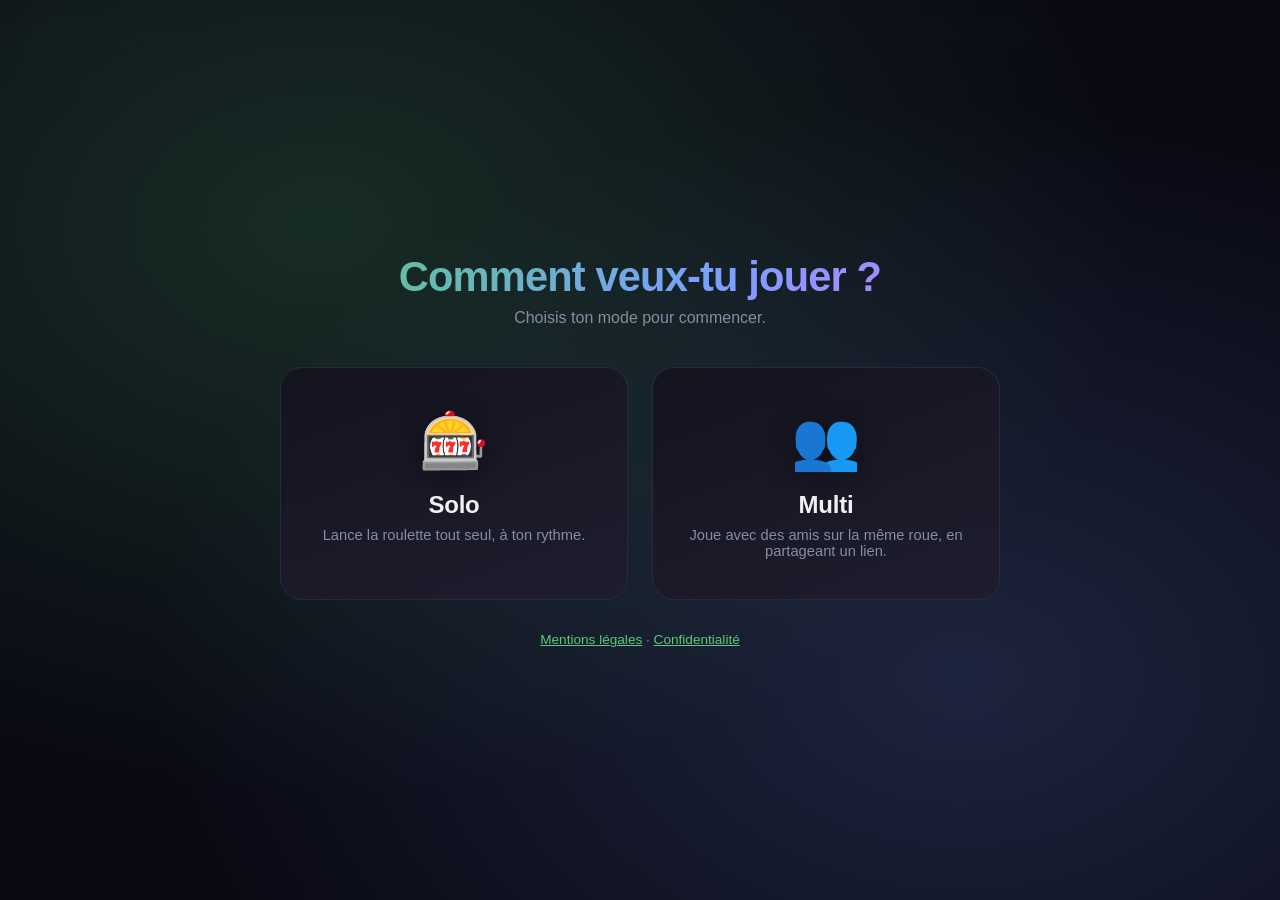
<file: index.html>
<!DOCTYPE html>
<html lang="fr">
<head>
  <meta charset="UTF-8" />
  <meta name="viewport" content="width=device-width, initial-scale=1.0" />
  <title>La Roulette</title>
  <link rel="stylesheet" href="style.css" />
</head>
<body>
  <header class="topbar">
    <a href="#" class="brand" id="brand-link">
      <span class="brand-icon" aria-hidden="true">🎲</span>
      <span class="brand-name">La Roulette</span>
    </a>
    <div class="topbar-right">
      <div id="room-info" class="room-info" hidden>
        <span class="room-info-dot" aria-hidden="true"></span>
        <span class="room-info-count"><span id="player-count">1</span> joueur·s</span>
        <button id="room-share" class="room-share" type="button" title="Copier le lien d'invitation">
          <span aria-hidden="true">🔗</span>
          <span class="room-share-label">Copier le lien</span>
        </button>
        <button id="room-leave" class="room-leave" type="button">Quitter</button>
      </div>
      <nav id="game-nav" class="game-nav" aria-label="Sélection du jeu"></nav>
    </div>
  </header>

  <!-- Landing : mode selector -->
  <section id="landing" class="landing">
    <div class="landing-card">
      <h2 class="landing-title">Comment veux-tu jouer ?</h2>
      <p class="landing-subtitle">Choisis ton mode pour commencer.</p>
      <div class="mode-options">
        <button class="mode-card" data-mode="solo" type="button">
          <span class="mode-icon" aria-hidden="true">🎰</span>
          <h3>Solo</h3>
          <p>Lance la roulette tout seul, à ton rythme.</p>
        </button>
        <button class="mode-card" data-mode="multi" type="button">
          <span class="mode-icon" aria-hidden="true">👥</span>
          <h3>Multi</h3>
          <p>Joue avec des amis sur la même roue, en partageant un lien.</p>
        </button>
      </div>
      <p class="landing-legal">
        <a href="mentions-legales.html">Mentions légales</a> · <a href="confidentialite.html">Confidentialité</a>
      </p>
    </div>
  </section>

  <!-- Multi setup : create or join -->
  <section id="multi-setup" class="multi-setup" hidden>
    <div class="pseudo-row">
      <label for="multi-pseudo" class="pseudo-label">Ton pseudo</label>
      <input id="multi-pseudo" class="pseudo-input" maxlength="20" placeholder="Ex : Alex" aria-describedby="multi-pseudo-error multi-pseudo-info" />
      <p id="multi-pseudo-error" class="field-error" role="alert"></p>
      <p id="multi-pseudo-info" class="field-info">
        Ton pseudo et tes propositions sont visibles de quiconque a le lien du salon et transitent par Firebase (Google).
        Ils sont effacés à la fermeture du salon. <a href="confidentialite.html">En savoir plus</a>
      </p>
    </div>
    <div class="multi-cols">
      <div class="multi-col">
        <h3>🚪 Créer une room</h3>
        <p>Tu seras l'hôte, et tu partages le lien d'invitation.</p>
        <button id="multi-create" class="primary-btn" type="button">Créer une room</button>
        <div id="multi-create-result" class="multi-create-result" hidden>
          <label for="multi-link">Room prête. Partage ce lien :</label>
          <div class="link-box">
            <input id="multi-link" readonly />
            <button id="multi-copy" type="button">Copier</button>
          </div>
          <p class="wait-msg">En attente de joueurs…</p>
        </div>
      </div>

      <div class="multi-divider" aria-hidden="true">ou</div>

      <div class="multi-col">
        <h3>🔗 Rejoindre une room</h3>
        <label for="multi-join-input">Colle le lien d'invitation ou le code de room que tu as reçu.</label>
        <input id="multi-join-input" class="multi-join-input" placeholder="Code de room ou lien complet" />
        <button id="multi-join" class="primary-btn" type="button">Rejoindre</button>
      </div>
    </div>
    <button id="multi-back" class="link-btn" type="button">← Retour</button>
  </section>

  <main class="app">
    <section id="coming-soon" class="coming-soon" hidden>
      <div class="coming-soon-icon" id="cs-icon" aria-hidden="true">🚧</div>
      <h2 id="cs-title">Bientôt disponible</h2>
      <p id="cs-desc">Cette roulette arrivera dans une prochaine version.</p>
      <button id="cs-back" class="cs-back" type="button">← Retour à Minecraft</button>
    </section>

    <div id="game-content" hidden>
      <!-- Reveal banner at top (multi only) -->
      <section id="reveal-top" class="reveal-top" hidden>
        <div class="reveal-top-image-wrap">
          <img id="reveal-top-image" class="reveal-top-image" alt="" />
        </div>
        <div class="reveal-top-info">
          <span class="reveal-top-label">Entité tirée</span>
          <h2 id="reveal-top-name" class="reveal-top-name">—</h2>
          <div id="reveal-top-sounds" class="panel-sounds"></div>
        </div>
      </section>

      <fieldset id="filters" class="filters">
        <legend class="filters-legend">Filtrer par type</legend>
        <label class="filter-chip" data-type="hostile">
          <input type="checkbox" value="hostile" checked />
          <span class="chip-dot"></span>
          <span class="chip-label">Hostiles</span>
          <span class="chip-count" data-count></span>
        </label>
        <label class="filter-chip" data-type="neutral">
          <input type="checkbox" value="neutral" checked />
          <span class="chip-dot"></span>
          <span class="chip-label">Neutres</span>
          <span class="chip-count" data-count></span>
        </label>
        <label class="filter-chip" data-type="passive">
          <input type="checkbox" value="passive" checked />
          <span class="chip-dot"></span>
          <span class="chip-label">Passifs</span>
          <span class="chip-count" data-count></span>
        </label>
        <label class="filter-chip" data-type="boss">
          <input type="checkbox" value="boss" checked />
          <span class="chip-dot"></span>
          <span class="chip-label">Boss</span>
          <span class="chip-count" data-count></span>
        </label>
      </fieldset>

      <section class="stage">
        <aside id="tracker" class="tracker">
          <header class="tracker-header">
            <h3 class="tracker-title">
              Tirage
              <span id="tracker-count" class="tracker-count">0 / 0</span>
            </h3>
            <button id="tracker-reset" class="tracker-reset" type="button" title="Réinitialiser">
              ⟲ Reset
            </button>
          </header>
          <ul id="tracker-list" class="tracker-list" role="list"></ul>
        </aside>

        <div class="wheel-side">
          <div class="wheel-container">
            <div class="pointer" aria-hidden="true"></div>
            <canvas id="wheel" width="600" height="600"></canvas>
          </div>
          <button id="spin-btn" class="spin-btn" type="button">
            <span class="spin-btn-label">Lancer la roulette</span>
          </button>
        </div>

        <aside id="entity-panel" class="entity-panel" aria-live="polite">
          <div id="panel-empty" class="panel-empty">
            <div class="empty-orb" aria-hidden="true">?</div>
            <p>Lance la roulette pour<br />révéler une entité.</p>
          </div>

          <div id="panel-content" class="panel-content" hidden>
            <div class="panel-glow" aria-hidden="true"></div>
            <div class="panel-image-wrapper">
              <div class="panel-rays" aria-hidden="true">
                <div class="panel-rays-inner panel-rays-cw"></div>
                <div class="panel-rays-inner panel-rays-ccw"></div>
              </div>
              <img id="panel-image" class="panel-image" alt="" />
              <div class="panel-shimmer" aria-hidden="true"></div>
              <div class="panel-scan" aria-hidden="true"></div>
            </div>
            <div class="panel-meta">
              <span class="panel-label">Entité tirée</span>
              <h2 id="panel-name" class="panel-name">—</h2>
            </div>
            <div id="panel-sounds" class="panel-sounds"></div>
          </div>

          <!-- Multi mode : scoreboard -->
          <div id="scoreboard" class="scoreboard" hidden>
            <h3 class="scoreboard-title">🏆 Podium</h3>
            <ul id="scoreboard-list" class="scoreboard-list" role="list"></ul>
          </div>
        </aside>
      </section>

      <!-- Guess bar at bottom (multi only) -->
      <section id="buzz-bar" class="buzz-bar" hidden>
        <div id="buzz-status" class="buzz-status">En attente du tirage…</div>
        <form id="guess-form" class="guess-form" autocomplete="off">
          <label for="guess-input" class="visually-hidden">Nom de l'entité</label>
          <input id="guess-input" class="guess-input" type="text" placeholder="Tape le nom de l'entité…" maxlength="40" disabled />
          <button id="guess-submit" class="guess-submit" type="submit" disabled>Deviner</button>
        </form>
      </section>
    </div>
  </main>

  <footer class="site-footer">
    <a href="mentions-legales.html">Mentions légales</a> · <a href="confidentialite.html">Confidentialité</a>
  </footer>

  <script type="module" src="script.js"></script>
</body>
</html>
</file>
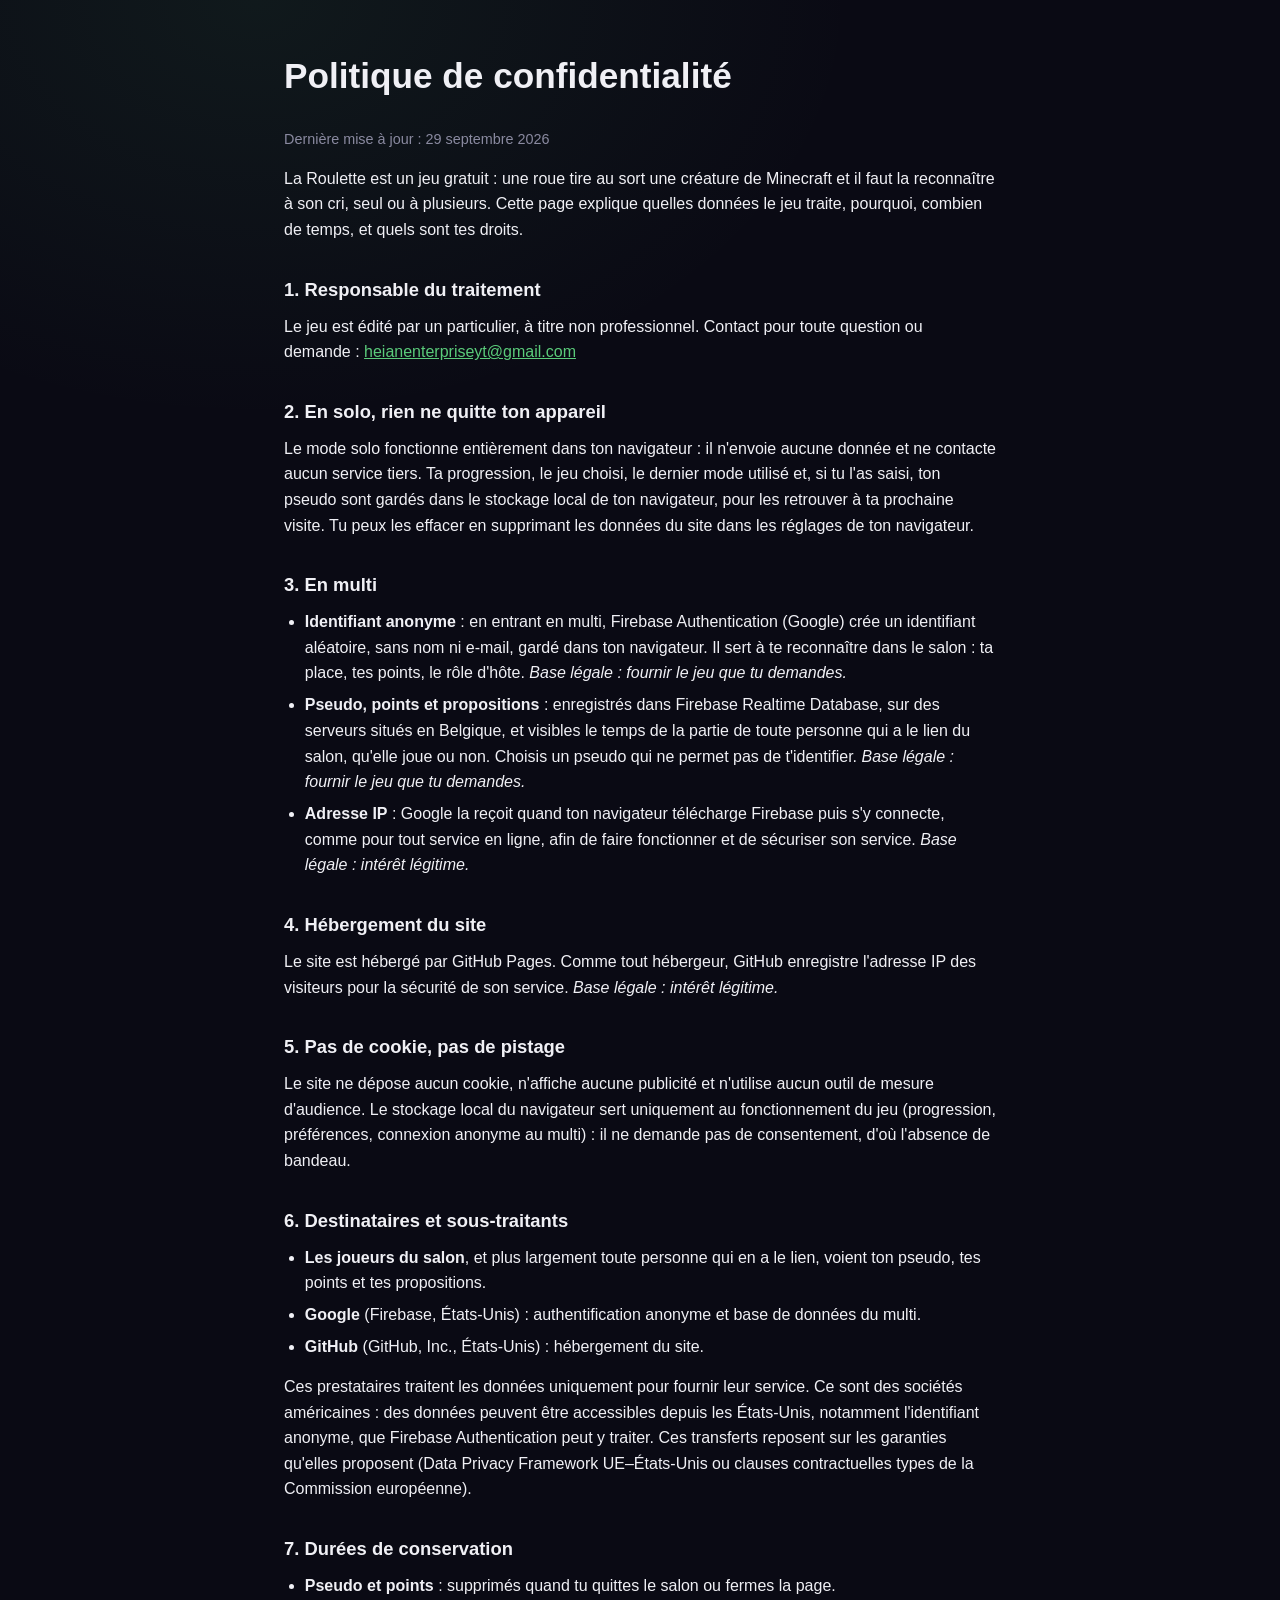
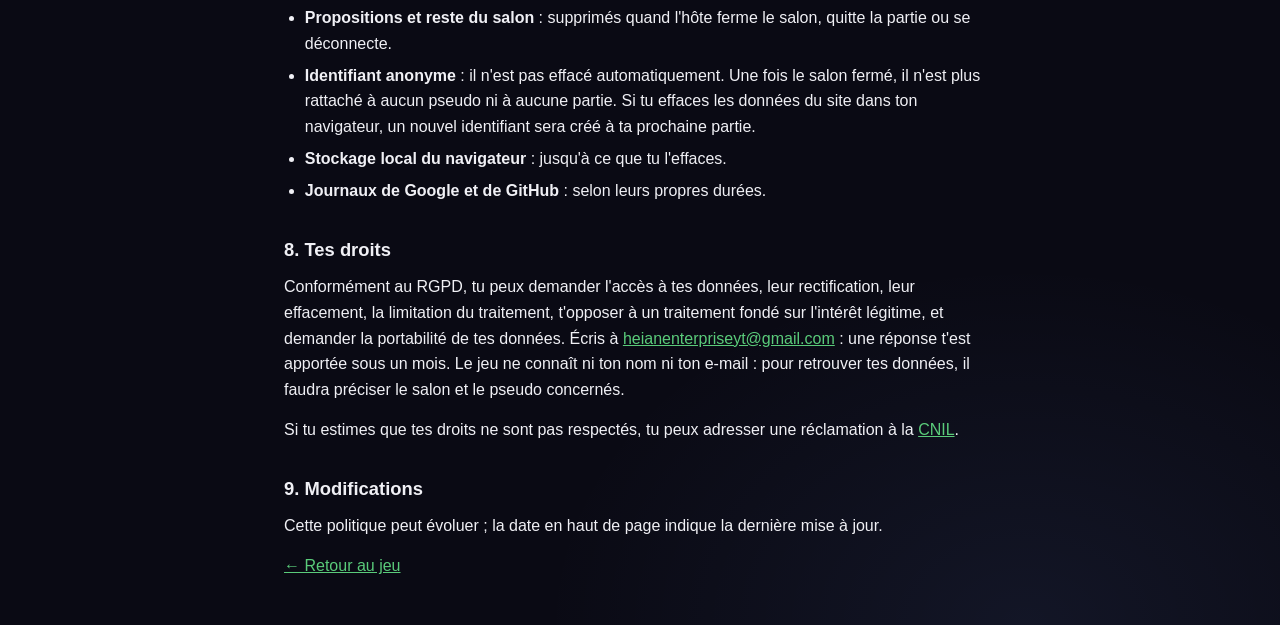
<file: confidentialite.html>
<!DOCTYPE html>
<html lang="fr">
<head>
  <meta charset="UTF-8" />
  <meta name="viewport" content="width=device-width, initial-scale=1.0" />
  <title>Confidentialité — La Roulette</title>
  <link rel="stylesheet" href="style.css" />
</head>
<body>
  <main class="legal">
    <h1>Politique de confidentialité</h1>
    <p class="maj">Dernière mise à jour&nbsp;: 29 septembre 2026</p>

    <p>
      La Roulette est un jeu gratuit&nbsp;: une roue tire au sort une créature de Minecraft et il
      faut la reconnaître à son cri, seul ou à plusieurs. Cette page explique quelles données le
      jeu traite, pourquoi, combien de temps, et quels sont tes droits.
    </p>

    <h2>1. Responsable du traitement</h2>
    <p>
      Le jeu est édité par un particulier, à titre non professionnel. Contact pour toute question
      ou demande&nbsp;: <a href="mailto:heianenterpriseyt@gmail.com">heianenterpriseyt@gmail.com</a>
    </p>

    <h2>2. En solo, rien ne quitte ton appareil</h2>
    <p>
      Le mode solo fonctionne entièrement dans ton navigateur&nbsp;: il n'envoie aucune donnée et
      ne contacte aucun service tiers. Ta progression, le jeu choisi, le dernier mode utilisé et,
      si tu l'as saisi, ton pseudo sont gardés dans le stockage local de ton navigateur, pour les
      retrouver à ta prochaine visite. Tu peux les effacer en supprimant les données du site dans
      les réglages de ton navigateur.
    </p>

    <h2>3. En multi</h2>
    <ul>
      <li><strong>Identifiant anonyme</strong>&nbsp;: en entrant en multi, Firebase Authentication
        (Google) crée un identifiant aléatoire, sans nom ni e-mail, gardé dans ton navigateur. Il
        sert à te reconnaître dans le salon&nbsp;: ta place, tes points, le rôle d'hôte.
        <em>Base légale&nbsp;: fournir le jeu que tu demandes.</em></li>
      <li><strong>Pseudo, points et propositions</strong>&nbsp;: enregistrés dans Firebase Realtime
        Database, sur des serveurs situés en Belgique, et visibles le temps de la partie de toute
        personne qui a le lien du salon, qu'elle joue ou non. Choisis un pseudo qui ne permet pas de t'identifier.
        <em>Base légale&nbsp;: fournir le jeu que tu demandes.</em></li>
      <li><strong>Adresse IP</strong>&nbsp;: Google la reçoit quand ton navigateur télécharge Firebase
        puis s'y connecte, comme pour tout service en ligne, afin de faire fonctionner et de
        sécuriser son service. <em>Base légale&nbsp;: intérêt légitime.</em></li>
    </ul>

    <h2>4. Hébergement du site</h2>
    <p>
      Le site est hébergé par GitHub Pages. Comme tout hébergeur, GitHub enregistre l'adresse IP
      des visiteurs pour la sécurité de son service. <em>Base légale&nbsp;: intérêt légitime.</em>
    </p>

    <h2>5. Pas de cookie, pas de pistage</h2>
    <p>
      Le site ne dépose aucun cookie, n'affiche aucune publicité et n'utilise aucun outil de mesure
      d'audience. Le stockage local du navigateur sert uniquement au fonctionnement du jeu
      (progression, préférences, connexion anonyme au multi)&nbsp;: il ne demande pas de
      consentement, d'où l'absence de bandeau.
    </p>

    <h2>6. Destinataires et sous-traitants</h2>
    <ul>
      <li><strong>Les joueurs du salon</strong>, et plus largement toute personne qui en a le
        lien, voient ton pseudo, tes points et tes propositions.</li>
      <li><strong>Google</strong> (Firebase, États-Unis)&nbsp;: authentification anonyme et base de
        données du multi.</li>
      <li><strong>GitHub</strong> (GitHub, Inc., États-Unis)&nbsp;: hébergement du site.</li>
    </ul>
    <p>
      Ces prestataires traitent les données uniquement pour fournir leur service. Ce sont des
      sociétés américaines&nbsp;: des données peuvent être accessibles depuis les États-Unis,
      notamment l'identifiant anonyme, que Firebase Authentication peut y traiter. Ces transferts
      reposent sur les garanties qu'elles proposent (Data Privacy Framework UE–États-Unis ou
      clauses contractuelles types de la Commission européenne).
    </p>

    <h2>7. Durées de conservation</h2>
    <ul>
      <li><strong>Pseudo et points</strong>&nbsp;: supprimés quand tu quittes le salon ou fermes la
        page.</li>
      <li><strong>Propositions et reste du salon</strong>&nbsp;: supprimés quand l'hôte ferme le
        salon, quitte la partie ou se déconnecte.</li>
      <li><strong>Identifiant anonyme</strong>&nbsp;: il n'est pas effacé automatiquement. Une fois
        le salon fermé, il n'est plus rattaché à aucun pseudo ni à aucune partie. Si tu effaces
        les données du site dans ton navigateur, un nouvel identifiant sera créé à ta prochaine
        partie.</li>
      <li><strong>Stockage local du navigateur</strong>&nbsp;: jusqu'à ce que tu l'effaces.</li>
      <li><strong>Journaux de Google et de GitHub</strong>&nbsp;: selon leurs propres durées.</li>
    </ul>

    <h2>8. Tes droits</h2>
    <p>
      Conformément au RGPD, tu peux demander l'accès à tes données, leur rectification, leur
      effacement, la limitation du traitement, t'opposer à un traitement fondé sur l'intérêt
      légitime, et demander la portabilité de tes données. Écris à
      <a href="mailto:heianenterpriseyt@gmail.com">heianenterpriseyt@gmail.com</a>&nbsp;: une
      réponse t'est apportée sous un mois. Le jeu ne connaît ni ton nom ni ton e-mail&nbsp;: pour
      retrouver tes données, il faudra préciser le salon et le pseudo concernés.
    </p>
    <p>
      Si tu estimes que tes droits ne sont pas respectés, tu peux adresser une réclamation à la
      <a href="https://www.cnil.fr/fr/plaintes">CNIL</a>.
    </p>

    <h2>9. Modifications</h2>
    <p>Cette politique peut évoluer&nbsp;; la date en haut de page indique la dernière mise à jour.</p>

    <p><a href="index.html">← Retour au jeu</a></p>
  </main>
</body>
</html>
</file>
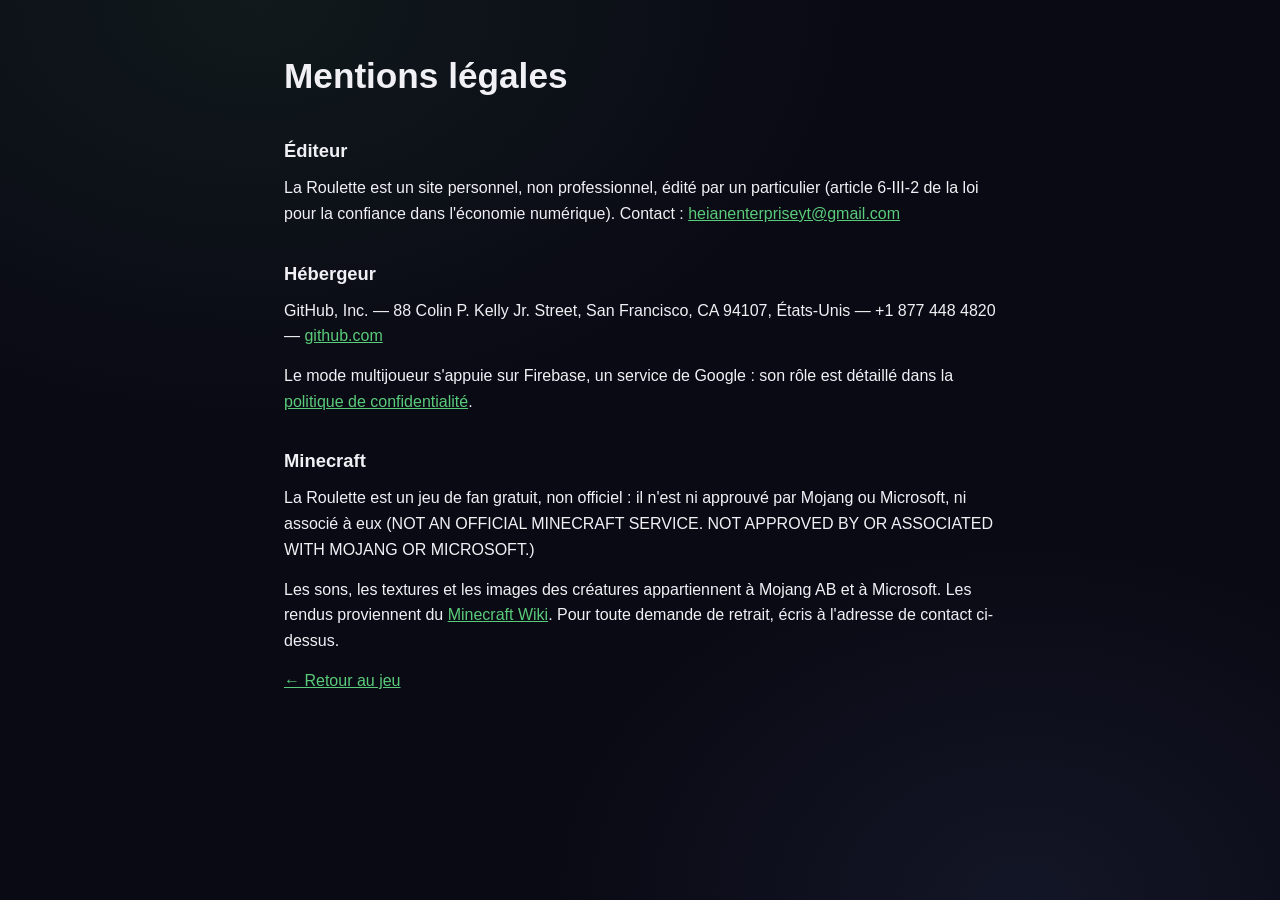
<file: mentions-legales.html>
<!DOCTYPE html>
<html lang="fr">
<head>
  <meta charset="UTF-8" />
  <meta name="viewport" content="width=device-width, initial-scale=1.0" />
  <title>Mentions légales — La Roulette</title>
  <link rel="stylesheet" href="style.css" />
</head>
<body>
  <main class="legal">
    <h1>Mentions légales</h1>

    <h2>Éditeur</h2>
    <p>
      La Roulette est un site personnel, non professionnel, édité par un particulier
      (article 6-III-2 de la loi pour la confiance dans l'économie numérique).
      Contact&nbsp;: <a href="mailto:heianenterpriseyt@gmail.com">heianenterpriseyt@gmail.com</a>
    </p>

    <h2>Hébergeur</h2>
    <p>
      GitHub, Inc. — 88 Colin P. Kelly Jr. Street, San Francisco, CA 94107, États-Unis —
      +1 877 448 4820 — <a href="https://github.com">github.com</a>
    </p>
    <p>
      Le mode multijoueur s'appuie sur Firebase, un service de Google&nbsp;: son rôle est
      détaillé dans la <a href="confidentialite.html">politique de confidentialité</a>.
    </p>

    <h2>Minecraft</h2>
    <p>
      La Roulette est un jeu de fan gratuit, non officiel&nbsp;: il n'est ni approuvé par
      Mojang ou Microsoft, ni associé à eux (<span lang="en">NOT AN OFFICIAL MINECRAFT SERVICE.
      NOT APPROVED BY OR ASSOCIATED WITH MOJANG OR MICROSOFT.</span>)
    </p>
    <p>
      Les sons, les textures et les images des créatures appartiennent à Mojang AB et à
      Microsoft. Les rendus proviennent du <a href="https://minecraft.wiki">Minecraft Wiki</a>.
      Pour toute demande de retrait, écris à l'adresse de contact ci-dessus.
    </p>

    <p><a href="index.html">← Retour au jeu</a></p>
  </main>
</body>
</html>
</file>
<file: style.css>
:root {
  --bg: #0a0a14;
  --bg-elev: #14141f;
  --bg-elev-2: #1d1d2e;
  --text: #f0f0f5;
  --text-dim: #8a8aa0;
  --accent: #5acb7a;
  --accent-hover: #7ddc9a;
  --border: #2a2a3e;
  --pointer: #ff4b4b;
  --entity: #5acb7a;
  --shadow: 0 20px 60px rgba(0, 0, 0, 0.55);
}

* {
  box-sizing: border-box;
  margin: 0;
  padding: 0;
}

[hidden] { display: none !important; }

/* ----- Landing (mode selector) ----- */

.landing {
  position: fixed;
  inset: 0;
  z-index: 200;
  display: flex;
  align-items: center;
  justify-content: center;
  padding: 2rem 1rem;
  overflow-y: auto;
  background:
    radial-gradient(ellipse at 25% 25%, rgba(90, 203, 122, 0.18) 0%, transparent 60%),
    radial-gradient(ellipse at 75% 75%, rgba(122, 159, 255, 0.18) 0%, transparent 60%),
    rgba(10, 10, 20, 0.96);
  backdrop-filter: blur(24px);
  -webkit-backdrop-filter: blur(24px);
  animation: fade-in 0.45s ease;
}

@keyframes fade-in {
  from { opacity: 0; }
  to   { opacity: 1; }
}

.landing-card {
  width: 100%;
  max-width: 720px;
  margin: auto; /* centre sans couper le haut quand la carte dépasse l'écran */
  text-align: center;
}

.landing-title {
  font-size: clamp(1.8rem, 4vw, 2.6rem);
  font-weight: 800;
  letter-spacing: -0.02em;
  margin-bottom: 0.5rem;
  background: linear-gradient(135deg, var(--accent) 0%, #7a9fff 60%, #c87aff 100%);
  -webkit-background-clip: text;
  background-clip: text;
  color: transparent;
}

.landing-subtitle {
  color: var(--text-dim);
  margin-bottom: 2.5rem;
}

.mode-options {
  display: grid;
  grid-template-columns: 1fr 1fr;
  gap: 1.5rem;
}

@media (max-width: 600px) {
  .mode-options { grid-template-columns: 1fr; }
}

.mode-card {
  background: linear-gradient(160deg, var(--bg-elev), var(--bg-elev-2));
  border: 1px solid var(--border);
  border-radius: 22px;
  padding: 2.5rem 1.5rem;
  cursor: pointer;
  color: var(--text);
  text-align: center;
  display: flex;
  flex-direction: column;
  align-items: center;
  gap: 0.5rem;
  transition: all 0.25s cubic-bezier(0.16, 1, 0.3, 1);
  font-family: inherit;
}

.mode-card:hover {
  transform: translateY(-4px);
  border-color: var(--accent);
  box-shadow:
    0 20px 40px rgba(0, 0, 0, 0.5),
    0 0 30px color-mix(in srgb, var(--accent) 22%, transparent);
}

.mode-card .mode-icon {
  font-size: 3.5rem;
  margin-bottom: 0.6rem;
  filter: drop-shadow(0 4px 14px rgba(0, 0, 0, 0.4));
}

.mode-card h3 {
  font-size: 1.5rem;
  font-weight: 800;
  letter-spacing: -0.01em;
}

.mode-card p {
  color: var(--text-dim);
  font-size: 0.92rem;
}

/* ----- Multi setup ----- */

.multi-setup {
  width: 100%;
  max-width: 1100px;
  margin: 3rem auto 0;
  padding: 0 1.5rem;
  display: flex;
  flex-direction: column;
  align-items: center;
  gap: 1.25rem;
}

.pseudo-row {
  width: 100%;
  max-width: 480px;
  display: flex;
  flex-direction: column;
  gap: 0.4rem;
  margin-bottom: 0.5rem;
}

.pseudo-label {
  font-size: 0.8rem;
  text-transform: uppercase;
  letter-spacing: 0.12em;
  color: var(--text-dim);
  font-weight: 700;
}

.pseudo-input {
  background: var(--bg-elev);
  border: 1px solid var(--border);
  border-radius: 10px;
  padding: 0.7rem 1rem;
  color: var(--text);
  font-size: 1rem;
  font-family: inherit;
  font-weight: 600;
  transition: border-color 0.2s;
}

.pseudo-input:focus {
  outline: none;
  border-color: var(--accent);
}

.multi-cols {
  width: 100%;
  display: grid;
  grid-template-columns: 1fr auto 1fr;
  gap: 2rem;
  background: linear-gradient(160deg, var(--bg-elev), var(--bg-elev-2));
  border: 1px solid var(--border);
  border-radius: 22px;
  padding: 2.5rem;
  box-shadow: var(--shadow);
}

@media (max-width: 760px) {
  .multi-cols { grid-template-columns: 1fr; gap: 1.5rem; padding: 2rem 1.25rem; }
  .multi-divider { display: none; }
}

.multi-col {
  display: flex;
  flex-direction: column;
  gap: 0.85rem;
}

.multi-col h3 {
  font-size: 1.2rem;
  font-weight: 700;
}

.multi-col p,
.multi-col label {
  color: var(--text-dim);
  font-size: 0.9rem;
  line-height: 1.5;
}

.multi-divider {
  display: flex;
  align-items: center;
  color: var(--text-dim);
  font-weight: 700;
  font-size: 0.8rem;
  text-transform: uppercase;
  letter-spacing: 0.18em;
  padding: 0 1rem;
  position: relative;
}

.multi-divider::before,
.multi-divider::after {
  content: "";
  position: absolute;
  left: 50%;
  transform: translateX(-50%);
  width: 1px;
  background: var(--border);
  height: 35%;
}
.multi-divider::before { top: 0; }
.multi-divider::after  { bottom: 0; }

.primary-btn {
  background: linear-gradient(135deg, var(--accent), #4ab86a);
  color: var(--bg);
  border: none;
  padding: 0.75rem 1.5rem;
  border-radius: 999px;
  font-weight: 700;
  font-size: 0.95rem;
  cursor: pointer;
  transition: transform 0.15s ease, box-shadow 0.2s ease, opacity 0.2s;
  box-shadow: 0 6px 18px rgba(90, 203, 122, 0.25);
  font-family: inherit;
}

.primary-btn:hover:not(:disabled) {
  transform: translateY(-2px);
  box-shadow: 0 10px 24px rgba(90, 203, 122, 0.4);
}
.primary-btn:disabled { opacity: 0.5; cursor: not-allowed; }

.multi-create-result {
  display: flex;
  flex-direction: column;
  gap: 0.5rem;
  margin-top: 0.5rem;
}

.link-box {
  display: flex;
  gap: 0.5rem;
}

.link-box input,
.multi-join-input {
  flex: 1;
  background: var(--bg);
  border: 1px solid var(--border);
  border-radius: 10px;
  padding: 0.6rem 0.85rem;
  color: var(--text);
  font-size: 0.85rem;
  font-family: "SF Mono", Consolas, monospace;
  min-width: 0;
}

.multi-join-input:focus,
.link-box input:focus {
  outline: none;
  border-color: var(--accent);
}

.link-box button {
  background: var(--bg-elev-2);
  border: 1px solid var(--border);
  color: var(--text);
  padding: 0.6rem 1rem;
  border-radius: 10px;
  cursor: pointer;
  font-weight: 600;
  font-size: 0.85rem;
  transition: all 0.2s;
  font-family: inherit;
}

.link-box button:hover {
  border-color: var(--accent);
  color: var(--accent);
}

.wait-msg {
  margin-top: 0.5rem;
  font-style: italic;
  color: var(--text-dim);
  display: flex;
  align-items: center;
  gap: 0.5rem;
}

.wait-msg::before {
  content: "";
  width: 8px;
  height: 8px;
  border-radius: 50%;
  background: var(--accent);
  animation: pulse-dot 1.4s ease-in-out infinite;
}

@keyframes pulse-dot {
  0%, 100% { opacity: 0.3; transform: scale(0.8); }
  50%      { opacity: 1; transform: scale(1.2); }
}

.link-btn {
  background: transparent;
  border: none;
  color: var(--text-dim);
  font-size: 0.9rem;
  cursor: pointer;
  font-family: inherit;
  padding: 0.5rem 1rem;
}

.link-btn:hover { color: var(--text); }

/* ----- Room indicator in topbar ----- */

.topbar-right {
  display: flex;
  align-items: center;
  gap: 1rem;
}

.room-info {
  display: inline-flex;
  align-items: center;
  gap: 0.55rem;
  background: color-mix(in srgb, var(--accent) 10%, var(--bg-elev));
  border: 1px solid color-mix(in srgb, var(--accent) 35%, var(--border));
  border-radius: 999px;
  padding: 0.4rem 0.85rem;
  font-size: 0.85rem;
  color: var(--text);
  font-weight: 600;
}

.room-info-dot {
  width: 8px;
  height: 8px;
  border-radius: 50%;
  background: var(--accent);
  box-shadow: 0 0 10px var(--accent);
  animation: pulse-dot 1.6s ease-in-out infinite;
}

.room-share {
  background: color-mix(in srgb, var(--accent) 22%, transparent);
  border: 1px solid color-mix(in srgb, var(--accent) 45%, transparent);
  color: var(--text);
  padding: 0.3rem 0.7rem;
  border-radius: 999px;
  font-size: 0.8rem;
  font-weight: 600;
  cursor: pointer;
  display: inline-flex;
  align-items: center;
  gap: 0.35rem;
  font-family: inherit;
  transition: all 0.2s ease;
}

.room-share:hover {
  background: color-mix(in srgb, var(--accent) 32%, transparent);
  transform: translateY(-1px);
}

.room-share.copied {
  background: var(--accent);
  color: var(--bg);
  border-color: var(--accent);
}

.room-leave {
  margin-left: 0.4rem;
  background: transparent;
  border: none;
  color: #ff6b6b;
  cursor: pointer;
  font-size: 0.8rem;
  font-weight: 600;
  text-decoration: underline;
  padding: 0;
  font-family: inherit;
}

@media (max-width: 720px) {
  .topbar-right { flex-direction: column-reverse; align-items: stretch; gap: 0.5rem; }
}

/* ----- Reveal banner (multi mode, top of game) ----- */

.reveal-top {
  --accent: #5acb7a;
  display: flex;
  align-items: center;
  gap: 1.5rem;
  background: linear-gradient(135deg, var(--bg-elev) 0%, var(--bg-elev-2) 100%);
  border: 1px solid color-mix(in srgb, var(--accent) 30%, var(--border));
  border-radius: 18px;
  padding: 1rem 1.5rem;
  box-shadow:
    0 10px 30px rgba(0, 0, 0, 0.4),
    0 0 30px color-mix(in srgb, var(--accent) 18%, transparent);
  position: relative;
  overflow: hidden;
}

.reveal-top.revealing {
  animation: reveal-top-anim 0.7s cubic-bezier(0.16, 1, 0.3, 1) both;
}

@keyframes reveal-top-anim {
  0%   { opacity: 0; transform: translateY(-16px); filter: blur(8px); }
  100% { opacity: 1; transform: translateY(0); filter: blur(0); }
}

.reveal-top-image-wrap {
  flex-shrink: 0;
  width: 96px;
  height: 96px;
  border-radius: 14px;
  background:
    radial-gradient(circle at 50% 50%, color-mix(in srgb, var(--accent) 25%, transparent), transparent 70%),
    var(--bg);
  border: 1px solid color-mix(in srgb, var(--accent) 40%, var(--border));
  display: flex;
  align-items: center;
  justify-content: center;
  overflow: hidden;
}

.reveal-top-image {
  max-width: 85%;
  max-height: 85%;
  object-fit: contain;
}

.reveal-top-image.pixelated {
  image-rendering: pixelated;
  image-rendering: crisp-edges;
}

.reveal-top-info {
  flex: 1;
  display: flex;
  flex-direction: column;
  gap: 0.35rem;
  min-width: 0;
}

.reveal-top-label {
  color: var(--text-dim);
  font-size: 0.7rem;
  text-transform: uppercase;
  letter-spacing: 0.18em;
  font-weight: 700;
}

.reveal-top-name {
  font-size: 1.6rem;
  font-weight: 800;
  letter-spacing: -0.02em;
  color: var(--accent);
  text-shadow: 0 0 18px color-mix(in srgb, var(--accent) 45%, transparent);
}

.reveal-top .panel-sounds {
  max-height: 70px;
  justify-content: flex-start;
}

/* ----- Scoreboard (right panel in multi) ----- */

.scoreboard {
  width: 100%;
  display: flex;
  flex-direction: column;
  gap: 1rem;
  padding: 0.5rem;
}

.scoreboard-title {
  font-size: 0.85rem;
  text-transform: uppercase;
  letter-spacing: 0.18em;
  color: var(--text-dim);
  font-weight: 700;
  text-align: center;
}

.scoreboard-list {
  list-style: none;
  margin: 0;
  padding: 0;
  display: flex;
  flex-direction: column;
  gap: 0.5rem;
}

.score-item {
  display: flex;
  align-items: center;
  gap: 0.75rem;
  background: var(--bg-elev-2);
  border: 1px solid var(--border);
  border-radius: 12px;
  padding: 0.75rem 1rem;
  transition: all 0.3s cubic-bezier(0.16, 1, 0.3, 1);
}

.score-item.rank-1 {
  background: linear-gradient(135deg, color-mix(in srgb, #ffd700 22%, var(--bg-elev-2)), var(--bg-elev-2));
  border-color: #ffd700;
  box-shadow: 0 4px 16px color-mix(in srgb, #ffd700 20%, transparent);
}

.score-item.rank-2 {
  border-color: #c0c0c0;
}

.score-item.rank-3 {
  border-color: #cd7f32;
}

.score-item.self {
  outline: 2px solid color-mix(in srgb, var(--accent) 50%, transparent);
}

.score-item.bumped {
  animation: score-bump 0.6s cubic-bezier(0.16, 1, 0.3, 1);
}

@keyframes score-bump {
  0%   { transform: scale(1); }
  40%  { transform: scale(1.06); }
  100% { transform: scale(1); }
}

.score-rank {
  font-size: 1.2rem;
  font-weight: 800;
  width: 30px;
  text-align: center;
}

.score-name {
  flex: 1;
  font-weight: 700;
  font-size: 0.95rem;
  white-space: nowrap;
  overflow: hidden;
  text-overflow: ellipsis;
}

.score-name-tag {
  font-size: 0.65rem;
  color: var(--text-dim);
  font-weight: 600;
  margin-left: 0.4rem;
}

.score-points {
  font-size: 1.3rem;
  font-weight: 800;
  color: var(--accent);
  font-variant-numeric: tabular-nums;
  min-width: 32px;
  text-align: right;
}

.scoreboard-empty {
  text-align: center;
  color: var(--text-dim);
  font-style: italic;
  padding: 1rem;
}

/* ----- Buzz bar (multi only, bottom) ----- */

.buzz-bar {
  display: flex;
  align-items: center;
  gap: 1.5rem;
  background: linear-gradient(160deg, var(--bg-elev), var(--bg-elev-2));
  border: 1px solid var(--border);
  border-radius: 18px;
  padding: 1rem 1.5rem;
  box-shadow: var(--shadow);
}

.buzz-status {
  flex: 1;
  color: var(--text-dim);
  font-size: 0.95rem;
  font-weight: 600;
}

.buzz-status.active {
  color: var(--accent);
}

.buzz-status.won {
  color: #ffd700;
  font-weight: 700;
}

/* Guess input form */
.guess-form {
  display: flex;
  gap: 0.5rem;
  align-items: stretch;
  flex-shrink: 0;
}

.guess-input {
  background: var(--bg);
  border: 1.5px solid var(--border);
  border-radius: 10px;
  padding: 0.65rem 1rem;
  color: var(--text);
  font-size: 1rem;
  font-family: inherit;
  font-weight: 600;
  width: 260px;
  transition: border-color 0.2s, transform 0.15s, background 0.2s;
}

.guess-input:focus {
  outline: none;
  border-color: var(--accent);
  background: color-mix(in srgb, var(--accent) 5%, var(--bg));
}

.guess-input:disabled {
  opacity: 0.5;
  cursor: not-allowed;
}

.guess-input.wrong {
  border-color: #ff6b6b;
  background: color-mix(in srgb, #ff6b6b 10%, var(--bg));
  animation: shake 0.45s ease-in-out;
}

@keyframes shake {
  0%, 100% { transform: translateX(0); }
  20% { transform: translateX(-8px); }
  40% { transform: translateX(7px); }
  60% { transform: translateX(-5px); }
  80% { transform: translateX(4px); }
}

.guess-input.correct {
  border-color: var(--accent);
  background: color-mix(in srgb, var(--accent) 15%, var(--bg));
}

.guess-submit {
  background: linear-gradient(135deg, var(--accent), #4ab86a);
  color: var(--bg);
  border: none;
  padding: 0 1.3rem;
  border-radius: 10px;
  font-weight: 800;
  font-size: 0.95rem;
  cursor: pointer;
  font-family: inherit;
  transition: transform 0.15s, box-shadow 0.2s, opacity 0.2s;
  box-shadow: 0 4px 14px rgba(90, 203, 122, 0.25);
}

.guess-submit:hover:not(:disabled) {
  transform: translateY(-2px);
  box-shadow: 0 8px 20px rgba(90, 203, 122, 0.4);
}

.guess-submit:disabled {
  opacity: 0.45;
  cursor: not-allowed;
  box-shadow: none;
}

@media (max-width: 720px) {
  .reveal-top { flex-direction: column; text-align: center; }
  .buzz-bar { flex-direction: column; gap: 0.75rem; }
  .guess-form { width: 100%; }
  .guess-input { flex: 1; width: auto; }
}

body {
  font-family: -apple-system, BlinkMacSystemFont, "Segoe UI", Roboto, sans-serif;
  background:
    radial-gradient(ellipse 1000px 700px at 20% 0%, rgba(90, 203, 122, 0.08) 0%, transparent 60%),
    radial-gradient(ellipse 800px 600px at 80% 100%, rgba(122, 159, 255, 0.08) 0%, transparent 60%),
    var(--bg);
  color: var(--text);
  min-height: 100vh;
  overflow-x: hidden;
}

/* ----- Topbar ----- */

.topbar {
  position: sticky;
  top: 0;
  z-index: 50;
  display: flex;
  align-items: center;
  justify-content: space-between;
  gap: 2rem;
  padding: 1rem 2rem;
  background: color-mix(in srgb, var(--bg) 85%, transparent);
  backdrop-filter: blur(16px);
  -webkit-backdrop-filter: blur(16px);
  border-bottom: 1px solid var(--border);
}

.brand {
  display: inline-flex;
  align-items: center;
  gap: 0.65rem;
  text-decoration: none;
  color: var(--text);
  font-weight: 800;
  font-size: 1.1rem;
  letter-spacing: -0.01em;
}

.brand-icon { font-size: 1.6rem; }
.brand-name {
  background: linear-gradient(135deg, var(--accent) 0%, #7a9fff 100%);
  -webkit-background-clip: text;
  background-clip: text;
  color: transparent;
}

.game-nav {
  display: flex;
  flex-wrap: wrap;
  gap: 0.5rem;
}

.game-btn {
  --game-color: var(--text-dim);
  position: relative;
  display: inline-flex;
  align-items: center;
  gap: 0.5rem;
  background: var(--bg-elev);
  border: 1px solid var(--border);
  color: var(--text-dim);
  padding: 0.55rem 1rem;
  border-radius: 999px;
  font-size: 0.9rem;
  font-weight: 600;
  cursor: pointer;
  transition: all 0.2s ease;
}

.game-btn-icon { font-size: 1.1rem; line-height: 1; }

.game-btn.active {
  background: color-mix(in srgb, var(--game-color) 18%, var(--bg-elev));
  border-color: var(--game-color);
  color: var(--text);
  box-shadow: 0 4px 18px color-mix(in srgb, var(--game-color) 25%, transparent);
}

.game-btn:not(.active):hover {
  border-color: var(--game-color);
  color: var(--text);
  transform: translateY(-1px);
}

.game-btn .game-badge {
  background: color-mix(in srgb, var(--text-dim) 25%, transparent);
  color: var(--text-dim);
  font-size: 0.65rem;
  text-transform: uppercase;
  letter-spacing: 0.1em;
  padding: 0.1rem 0.4rem;
  border-radius: 999px;
  font-weight: 700;
}

@media (max-width: 720px) {
  .topbar {
    flex-direction: column;
    align-items: stretch;
    gap: 0.75rem;
    padding: 0.85rem 1rem;
  }
  .game-nav { justify-content: center; }
}

/* ----- App container ----- */

.app {
  width: 100%;
  max-width: 1500px;
  margin: 0 auto;
  padding: 2.5rem 1.5rem 4rem;
  display: flex;
  flex-direction: column;
  gap: 2.5rem;
}

#game-content {
  display: flex;
  flex-direction: column;
  gap: 2.5rem;
}

/* ----- Coming soon card ----- */

.coming-soon {
  background: linear-gradient(160deg, var(--bg-elev) 0%, var(--bg-elev-2) 100%);
  border: 1px solid var(--border);
  border-radius: 24px;
  padding: 4rem 2rem;
  text-align: center;
  display: flex;
  flex-direction: column;
  align-items: center;
  gap: 1rem;
  box-shadow: var(--shadow);
  min-height: 420px;
  justify-content: center;
}

.coming-soon-icon {
  font-size: 5rem;
  filter: drop-shadow(0 6px 20px rgba(0, 0, 0, 0.4));
  animation: float 4s ease-in-out infinite;
}

@keyframes float {
  0%, 100% { transform: translateY(0) rotate(-2deg); }
  50%      { transform: translateY(-10px) rotate(2deg); }
}

.coming-soon h2 {
  font-size: 1.8rem;
  font-weight: 800;
  letter-spacing: -0.02em;
}

.coming-soon p {
  color: var(--text-dim);
  max-width: 460px;
}

.cs-back {
  margin-top: 1rem;
  background: transparent;
  color: var(--accent);
  border: 1px solid var(--accent);
  padding: 0.55rem 1.2rem;
  border-radius: 999px;
  font-size: 0.9rem;
  font-weight: 600;
  cursor: pointer;
  transition: all 0.2s ease;
}

.cs-back:hover {
  background: color-mix(in srgb, var(--accent) 12%, transparent);
}

.header {
  text-align: center;
}

.header h1 {
  font-size: clamp(2rem, 4vw, 3rem);
  font-weight: 800;
  letter-spacing: -0.03em;
  background: linear-gradient(135deg, var(--accent) 0%, #7a9fff 60%, #c87aff 100%);
  -webkit-background-clip: text;
  background-clip: text;
  color: transparent;
  margin-bottom: 0.5rem;
}

.subtitle {
  color: var(--text-dim);
  font-size: 1rem;
}

/* ----- Filters ----- */

.filters {
  border: none;
  padding: 0;
  display: flex;
  flex-wrap: wrap;
  align-items: center;
  justify-content: center;
  gap: 0.6rem;
}

.filters-legend {
  position: absolute;
  width: 1px;
  height: 1px;
  padding: 0;
  margin: -1px;
  overflow: hidden;
  clip: rect(0, 0, 0, 0);
  white-space: nowrap;
  border: 0;
}

.filter-chip {
  --chip-color: var(--text-dim);
  display: inline-flex;
  align-items: center;
  gap: 0.55rem;
  background: var(--bg-elev);
  border: 1px solid var(--border);
  border-radius: 999px;
  padding: 0.5rem 1rem 0.5rem 0.8rem;
  cursor: pointer;
  user-select: none;
  font-size: 0.9rem;
  font-weight: 600;
  color: var(--text-dim);
  transition: all 0.2s ease;
}

.filter-chip[data-type="hostile"] { --chip-color: #ff6b6b; }
.filter-chip[data-type="neutral"] { --chip-color: #f4c430; }
.filter-chip[data-type="passive"] { --chip-color: #5acb7a; }
.filter-chip[data-type="boss"]    { --chip-color: #c87aff; }

.filter-chip input {
  position: absolute;
  opacity: 0;
  pointer-events: none;
}

.chip-dot {
  width: 10px;
  height: 10px;
  border-radius: 50%;
  background: var(--chip-color);
  opacity: 0.35;
  transition: all 0.2s ease;
  box-shadow: 0 0 0 0 var(--chip-color);
}

.filter-chip:has(input:checked) {
  border-color: var(--chip-color);
  color: var(--text);
  background: color-mix(in srgb, var(--chip-color) 12%, var(--bg-elev));
  box-shadow: 0 4px 14px color-mix(in srgb, var(--chip-color) 20%, transparent);
}

.filter-chip:has(input:checked) .chip-dot {
  opacity: 1;
  box-shadow: 0 0 12px var(--chip-color);
}

.filter-chip:hover { transform: translateY(-1px); }

.chip-count {
  background: color-mix(in srgb, var(--bg) 60%, transparent);
  border-radius: 999px;
  padding: 0.1rem 0.5rem;
  font-size: 0.75rem;
  font-weight: 700;
  color: var(--text-dim);
  margin-left: 0.2rem;
}

.filter-chip:has(input:checked) .chip-count {
  background: color-mix(in srgb, var(--chip-color) 25%, transparent);
  color: var(--text);
}

.stage {
  display: grid;
  grid-template-columns: 260px 1fr 380px;
  gap: 2rem;
  align-items: center;
}

@media (max-width: 1180px) {
  .stage {
    grid-template-columns: 1fr 360px;
  }
  .tracker { grid-column: 1 / -1; height: 240px; }
}

@media (max-width: 860px) {
  .stage {
    grid-template-columns: 1fr;
    gap: 1.5rem;
  }
  .tracker { height: 220px; }
}

.wheel-side {
  display: flex;
  flex-direction: column;
  align-items: center;
  gap: 1.5rem;
}

.wheel-container {
  position: relative;
  width: min(560px, 90vw);
  aspect-ratio: 1;
  filter: drop-shadow(var(--shadow));
}

#wheel {
  width: 100%;
  height: 100%;
  display: block;
  border-radius: 50%;
  border: 6px solid var(--border);
  background: var(--bg-elev);
  transition: transform 5s cubic-bezier(0.17, 0.67, 0.21, 1);
  will-change: transform;
}

.pointer {
  position: absolute;
  top: -12px;
  left: 50%;
  transform: translateX(-50%);
  width: 0;
  height: 0;
  border-left: 18px solid transparent;
  border-right: 18px solid transparent;
  border-top: 32px solid var(--pointer);
  z-index: 2;
  filter: drop-shadow(0 4px 6px rgba(0, 0, 0, 0.5));
}

.spin-btn {
  position: relative;
  background: linear-gradient(135deg, var(--accent) 0%, #4ab86a 100%);
  color: var(--bg);
  border: none;
  padding: 1rem 2.6rem;
  font-size: 1.05rem;
  font-weight: 700;
  border-radius: 999px;
  cursor: pointer;
  transition: transform 0.15s ease, box-shadow 0.2s ease, opacity 0.2s ease;
  letter-spacing: 0.02em;
  box-shadow: 0 8px 24px rgba(90, 203, 122, 0.25);
  overflow: hidden;
}

.spin-btn::before {
  content: "";
  position: absolute;
  inset: 0;
  background: linear-gradient(120deg, transparent 30%, rgba(255, 255, 255, 0.25) 50%, transparent 70%);
  transform: translateX(-100%);
  transition: transform 0.6s ease;
}

.spin-btn:hover:not(:disabled) {
  transform: translateY(-2px);
  box-shadow: 0 12px 32px rgba(90, 203, 122, 0.4);
}

.spin-btn:hover:not(:disabled)::before {
  transform: translateX(100%);
}

.spin-btn:active:not(:disabled) {
  transform: translateY(0);
}

.spin-btn:disabled {
  opacity: 0.5;
  cursor: not-allowed;
}

/* ----- Entity panel ----- */

.entity-panel {
  --accent: var(--entity);
  background: linear-gradient(160deg, var(--bg-elev) 0%, var(--bg-elev-2) 100%);
  border: 1px solid var(--border);
  border-radius: 24px;
  padding: 2rem 1.75rem;
  min-height: 420px;
  display: flex;
  flex-direction: column;
  align-items: center;
  justify-content: center;
  position: relative;
  overflow: hidden;
  box-shadow: var(--shadow);
}

.panel-empty {
  display: flex;
  flex-direction: column;
  align-items: center;
  gap: 1.5rem;
  color: var(--text-dim);
  text-align: center;
}

.empty-orb {
  width: 120px;
  height: 120px;
  border-radius: 50%;
  background: radial-gradient(circle at 30% 30%, var(--bg-elev-2), var(--bg));
  border: 2px dashed var(--border);
  display: flex;
  align-items: center;
  justify-content: center;
  font-size: 3rem;
  font-weight: 700;
  color: var(--text-dim);
  animation: orb-float 3s ease-in-out infinite;
}

@keyframes orb-float {
  0%, 100% { transform: translateY(0); }
  50%      { transform: translateY(-8px); }
}

.panel-content {
  width: 100%;
  display: flex;
  flex-direction: column;
  align-items: center;
  gap: 1.5rem;
  position: relative;
  z-index: 1;
}

.panel-content.revealing {
  animation: panel-reveal 0.85s cubic-bezier(0.16, 1, 0.3, 1) both;
}

@keyframes panel-reveal {
  0%   { opacity: 0; transform: translateX(48px) scale(0.9); filter: blur(12px); }
  60%  { opacity: 1; transform: translateX(-6px) scale(1.03); filter: blur(0); }
  100% { opacity: 1; transform: translateX(0) scale(1); }
}

.panel-glow {
  position: absolute;
  inset: 0;
  background: radial-gradient(circle at 50% 35%, var(--accent), transparent 65%);
  opacity: 0;
  pointer-events: none;
  z-index: 0;
}

.panel-content.revealing ~ .panel-glow,
.panel-content.revealing .panel-glow {
  animation: glow-burst 1.2s cubic-bezier(0.16, 1, 0.3, 1) both;
}

@keyframes glow-burst {
  0%   { opacity: 0; transform: scale(0.6); }
  35%  { opacity: 0.35; transform: scale(1.1); }
  100% { opacity: 0.12; transform: scale(1); }
}

.panel-image-wrapper {
  position: relative;
  width: 220px;
  height: 220px;
  border-radius: 20px;
  background:
    radial-gradient(circle at 50% 50%, color-mix(in srgb, var(--accent) 25%, transparent), transparent 70%),
    var(--bg);
  border: 1px solid color-mix(in srgb, var(--accent) 40%, var(--border));
  display: flex;
  align-items: center;
  justify-content: center;
  overflow: hidden;
  box-shadow:
    0 0 30px color-mix(in srgb, var(--accent) 25%, transparent),
    inset 0 0 40px rgba(0, 0, 0, 0.4);
}

.panel-image { position: relative; z-index: 2; }

/* ----- Sunburst rays (contained in the image wrapper) ----- */

.panel-rays {
  position: absolute;
  top: 50%;
  left: 50%;
  width: 100%;
  height: 100%;
  transform: translate(-50%, -50%) scale(0.5);
  opacity: 0;
  pointer-events: none;
  z-index: 1;
}

.panel-rays-inner {
  position: absolute;
  inset: 0;
  -webkit-mask: radial-gradient(circle, black 35%, color-mix(in srgb, black 60%, transparent) 65%, transparent 100%);
  mask: radial-gradient(circle, black 35%, color-mix(in srgb, black 60%, transparent) 65%, transparent 100%);
}

.panel-rays-cw {
  background: repeating-conic-gradient(
    from 0deg,
    color-mix(in srgb, var(--accent) 70%, transparent) 0deg 4deg,
    transparent 4deg 14deg
  );
}

.panel-rays-ccw {
  background: repeating-conic-gradient(
    from 7deg,
    color-mix(in srgb, var(--accent) 45%, transparent) 0deg 3deg,
    transparent 3deg 22deg
  );
  mix-blend-mode: screen;
}

.panel-content.revealing .panel-rays {
  animation: rays-burst 1.4s cubic-bezier(0.16, 1, 0.3, 1) 0.05s forwards;
}

.panel-content.revealing .panel-rays-cw {
  animation: rays-spin-cw 18s linear infinite;
}

.panel-content.revealing .panel-rays-ccw {
  animation: rays-spin-ccw 26s linear infinite;
}

@keyframes rays-burst {
  0%   { opacity: 0; transform: translate(-50%, -50%) scale(0.45); }
  40%  { opacity: 1; transform: translate(-50%, -50%) scale(1.12); }
  100% { opacity: 0.55; transform: translate(-50%, -50%) scale(1); }
}

@keyframes rays-spin-cw {
  to { transform: rotate(360deg); }
}

@keyframes rays-spin-ccw {
  to { transform: rotate(-360deg); }
}

.panel-image {
  max-width: 85%;
  max-height: 85%;
  object-fit: contain;
  filter: drop-shadow(0 6px 16px rgba(0, 0, 0, 0.4));
  image-rendering: auto;
}

/* Brute textures from JAR need pixelated rendering */
.panel-image.pixelated {
  image-rendering: pixelated;
  image-rendering: crisp-edges;
  width: 128px;
  height: 128px;
  object-position: top left;
}

.panel-shimmer {
  position: absolute;
  inset: 0;
  background: linear-gradient(120deg, transparent 30%, rgba(255, 255, 255, 0.4) 50%, transparent 70%);
  transform: translateX(-150%) skewX(-15deg);
  pointer-events: none;
  z-index: 3;
}

.panel-content.revealing .panel-shimmer {
  animation: shimmer 1.1s ease-out 0.3s;
}

@keyframes shimmer {
  0%   { transform: translateX(-150%) skewX(-15deg); opacity: 0; }
  30%  { opacity: 1; }
  100% { transform: translateX(250%) skewX(-15deg); opacity: 0; }
}

.panel-scan {
  position: absolute;
  left: 0;
  right: 0;
  height: 2px;
  background: linear-gradient(90deg, transparent, var(--accent), transparent);
  box-shadow: 0 0 12px var(--accent);
  opacity: 0;
  top: 0;
  pointer-events: none;
  z-index: 3;
}

.panel-content.revealing .panel-scan {
  animation: scan 1.1s ease-out 0.1s;
}

@keyframes scan {
  0%   { top: 0; opacity: 0; }
  20%  { opacity: 1; }
  80%  { opacity: 1; }
  100% { top: 100%; opacity: 0; }
}

.panel-meta {
  text-align: center;
  display: flex;
  flex-direction: column;
  gap: 0.4rem;
}

.panel-label {
  color: var(--text-dim);
  font-size: 0.75rem;
  text-transform: uppercase;
  letter-spacing: 0.18em;
}

.panel-name {
  font-size: 2rem;
  font-weight: 800;
  letter-spacing: -0.02em;
  color: var(--accent);
  text-shadow: 0 0 24px color-mix(in srgb, var(--accent) 50%, transparent);
}

.panel-content.revealing .panel-name {
  animation: name-rise 0.6s cubic-bezier(0.16, 1, 0.3, 1) 0.25s both;
}

@keyframes name-rise {
  0%   { opacity: 0; transform: translateY(16px); }
  100% { opacity: 1; transform: translateY(0); }
}

/* ----- Sound chips (variants) ----- */

.panel-sounds {
  display: flex;
  flex-wrap: wrap;
  gap: 0.4rem;
  justify-content: center;
  max-height: 140px;
  overflow-y: auto;
  width: 100%;
  padding: 0.25rem;
}

.panel-sounds::-webkit-scrollbar { width: 6px; }
.panel-sounds::-webkit-scrollbar-thumb { background: var(--border); border-radius: 3px; }

.sound-group {
  display: flex;
  align-items: center;
  gap: 0.3rem;
  background: color-mix(in srgb, var(--accent) 6%, var(--bg));
  border: 1px solid color-mix(in srgb, var(--accent) 20%, var(--border));
  border-radius: 999px;
  padding: 0.25rem 0.55rem 0.25rem 0.75rem;
}

.sound-group-label {
  font-size: 0.7rem;
  text-transform: uppercase;
  letter-spacing: 0.08em;
  color: var(--text-dim);
  font-weight: 700;
}

.sound-chip {
  background: var(--bg-elev);
  color: var(--text);
  border: 1px solid var(--border);
  width: 26px;
  height: 26px;
  border-radius: 50%;
  font-size: 0.75rem;
  font-weight: 700;
  cursor: pointer;
  transition: all 0.15s ease;
  display: inline-flex;
  align-items: center;
  justify-content: center;
  padding: 0;
}

.sound-chip:hover {
  border-color: var(--accent);
  color: var(--accent);
  background: color-mix(in srgb, var(--accent) 15%, var(--bg-elev));
  transform: translateY(-2px);
}

.sound-chip.playing {
  background: var(--accent);
  color: var(--bg);
  border-color: var(--accent);
  box-shadow: 0 0 12px var(--accent);
}

.panel-sounds-empty {
  color: var(--text-dim);
  font-size: 0.85rem;
  font-style: italic;
}

/* ----- Tracker ----- */

.tracker {
  background: linear-gradient(160deg, var(--bg-elev) 0%, var(--bg-elev-2) 100%);
  border: 1px solid var(--border);
  border-radius: 20px;
  padding: 1.25rem;
  height: 580px;
  display: flex;
  flex-direction: column;
  box-shadow: var(--shadow);
  overflow: hidden;
}

.tracker-header {
  display: flex;
  align-items: center;
  justify-content: space-between;
  gap: 0.5rem;
  margin-bottom: 1rem;
  padding-bottom: 0.85rem;
  border-bottom: 1px solid var(--border);
}

.tracker-title {
  font-size: 0.85rem;
  text-transform: uppercase;
  letter-spacing: 0.12em;
  color: var(--text-dim);
  display: flex;
  align-items: center;
  gap: 0.6rem;
  font-weight: 700;
}

.tracker-count {
  background: color-mix(in srgb, var(--accent) 18%, transparent);
  color: var(--accent);
  padding: 0.15rem 0.55rem;
  border-radius: 999px;
  font-size: 0.75rem;
  font-weight: 800;
  letter-spacing: 0.02em;
  font-variant-numeric: tabular-nums;
}

.tracker-reset {
  background: transparent;
  color: var(--text-dim);
  border: 1px solid var(--border);
  padding: 0.3rem 0.7rem;
  border-radius: 999px;
  font-size: 0.75rem;
  cursor: pointer;
  font-weight: 600;
  transition: all 0.2s ease;
}

.tracker-reset:hover {
  border-color: #ff6b6b;
  color: #ff6b6b;
}

.tracker-list {
  list-style: none;
  margin: 0;
  padding: 0 0.25rem 0 0;
  flex: 1;
  overflow-y: auto;
  display: flex;
  flex-direction: column;
  gap: 0.15rem;
}

.tracker-list::-webkit-scrollbar { width: 6px; }
.tracker-list::-webkit-scrollbar-thumb { background: var(--border); border-radius: 3px; }
.tracker-list::-webkit-scrollbar-thumb:hover { background: var(--text-dim); }

.tracker-item {
  display: flex;
  align-items: center;
  gap: 0.6rem;
  padding: 0.4rem 0.6rem;
  border-radius: 8px;
  font-size: 0.85rem;
  color: var(--text);
  cursor: pointer;
  user-select: none;
  transition: background 0.15s ease;
  border: 1px solid transparent;
}

.tracker-item:hover {
  background: color-mix(in srgb, var(--accent) 6%, transparent);
}

.tracker-item-dot {
  width: 8px;
  height: 8px;
  border-radius: 50%;
  background: var(--item-color, var(--text-dim));
  flex-shrink: 0;
  box-shadow: 0 0 0 1px rgba(0, 0, 0, 0.3) inset;
}

.tracker-item-name {
  flex: 1;
  white-space: nowrap;
  overflow: hidden;
  text-overflow: ellipsis;
}

.tracker-item-check {
  width: 16px;
  height: 16px;
  border-radius: 4px;
  border: 1.5px solid var(--border);
  flex-shrink: 0;
  display: flex;
  align-items: center;
  justify-content: center;
  font-size: 11px;
  color: transparent;
  transition: all 0.2s ease;
}

.tracker-item.won {
  opacity: 0.55;
}

.tracker-item.won .tracker-item-name {
  text-decoration: line-through;
  color: var(--text-dim);
}

.tracker-item.won .tracker-item-check {
  background: var(--accent);
  border-color: var(--accent);
  color: var(--bg);
}

.tracker-item.won .tracker-item-check::before {
  content: "✓";
}

.tracker-item.just-won {
  animation: just-won 0.7s cubic-bezier(0.16, 1, 0.3, 1);
}

@keyframes just-won {
  0%   { background: color-mix(in srgb, var(--accent) 60%, transparent); transform: translateX(0); }
  30%  { transform: translateX(4px); }
  100% { background: transparent; transform: translateX(0); }
}

@media (max-width: 480px) {
  body { padding: 1.5rem 1rem; }
  .header h1 { font-size: 1.8rem; }
  .entity-panel { padding: 1.5rem 1rem; min-height: 360px; }
  .panel-image-wrapper { width: 180px; height: 180px; }
  .panel-name { font-size: 1.6rem; }
}

/* ----- Champs : erreur, information, libellé masqué ----- */

.field-error {
  color: #ff8a8a;
  font-size: 0.85rem;
  font-weight: 600;
}

.field-info {
  color: var(--text-dim);
  font-size: 0.8rem;
  line-height: 1.5;
}

.visually-hidden {
  position: absolute;
  width: 1px;
  height: 1px;
  margin: -1px;
  overflow: hidden;
  clip: rect(0 0 0 0);
  white-space: nowrap;
  border: 0;
}

/* ----- Liens légaux (accueil, pied de page) et pages légales ----- */

.landing-legal,
.site-footer {
  color: var(--text-dim);
  font-size: 0.85rem;
  text-align: center;
}

.landing-legal { margin-top: 2rem; }

.site-footer { padding: 0 1.5rem 2rem; }

.landing-legal a,
.site-footer a,
.field-info a,
.legal a {
  color: var(--accent);
}

.legal {
  max-width: 760px;
  margin: 0 auto;
  padding: 3rem 1.5rem 2rem;
  line-height: 1.6;
}

.legal h1 {
  font-size: clamp(1.6rem, 4vw, 2.2rem);
  margin-bottom: 1.5rem;
}

.legal h2 {
  font-size: 1.15rem;
  margin: 2rem 0 0.6rem;
}

.legal p,
.legal ul { margin-bottom: 0.9rem; }

.legal ul { padding-left: 1.3rem; }

.legal li { margin-bottom: 0.4rem; }

.legal .maj {
  color: var(--text-dim);
  font-size: 0.9rem;
}
</file>
